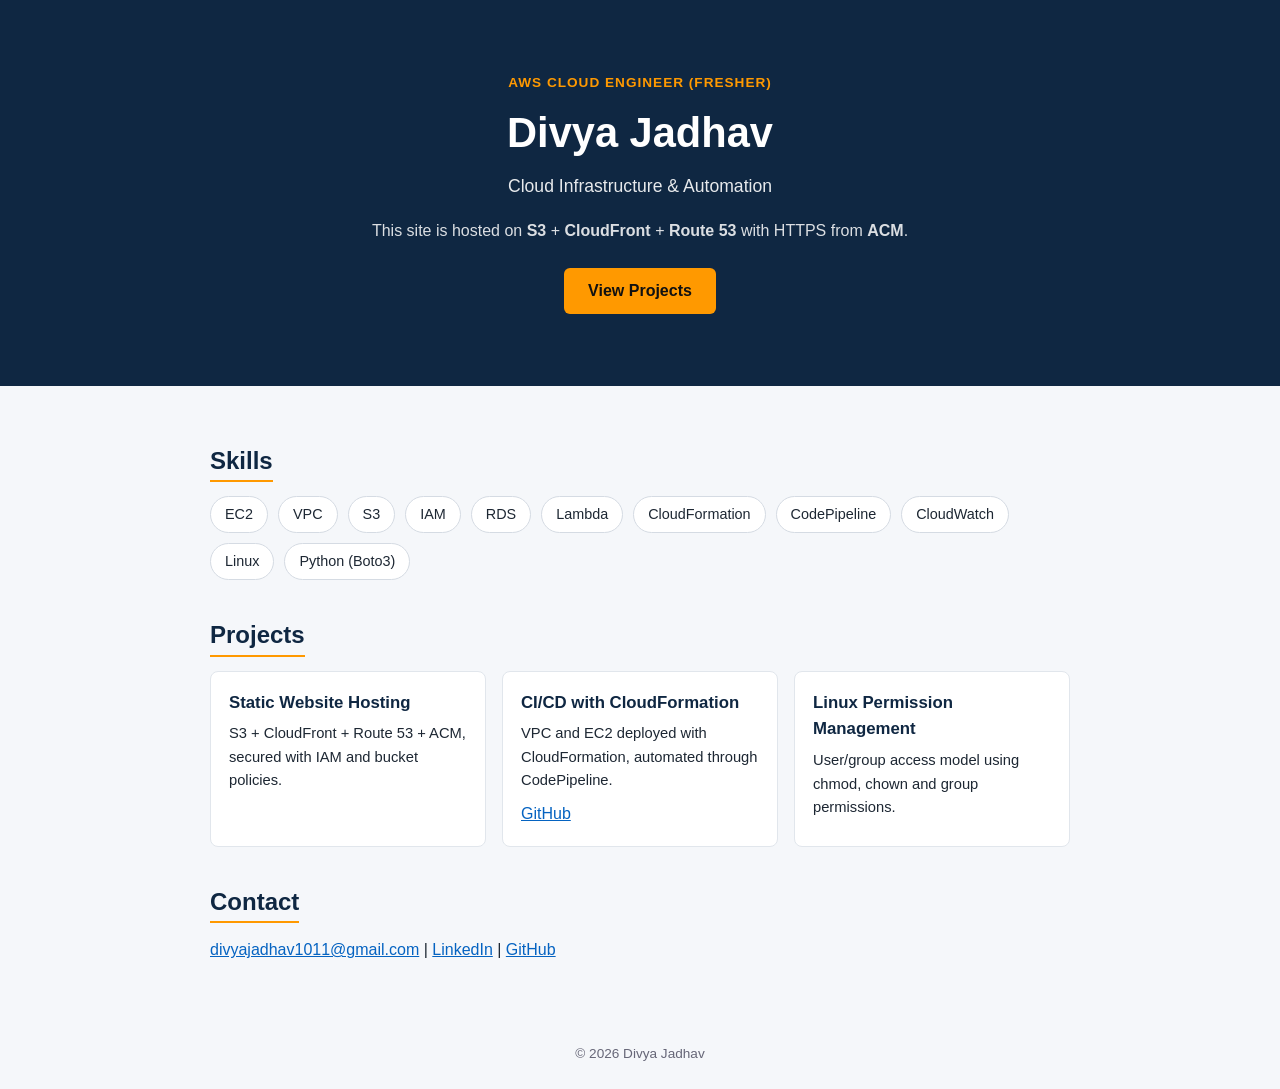
<file: index.html>
<!DOCTYPE html>
<html lang="en">
<head>
  <meta charset="UTF-8">
  <meta name="viewport" content="width=device-width, initial-scale=1">
  <title>Divya Jadhav | AWS Cloud Engineer</title>
  <meta name="description" content="Static website hosted on AWS using S3, CloudFront, Route 53 and ACM.">
  <link rel="icon" href="images/favicon.svg" type="image/svg+xml">
  <link rel="stylesheet" href="css/style.css">
</head>
<body>
  <header class="hero">
    <p class="tag">AWS Cloud Engineer (Fresher)</p>
    <h1>Divya Jadhav</h1>
    <p class="sub">Cloud Infrastructure &amp; Automation</p>
    <p class="host">This site is hosted on <strong>S3</strong> + <strong>CloudFront</strong> + <strong>Route 53</strong> with HTTPS from <strong>ACM</strong>.</p>
    <a class="btn" href="#projects">View Projects</a>
  </header>

  <main>
    <section id="skills">
      <h2>Skills</h2>
      <ul class="chips">
        <li>EC2</li><li>VPC</li><li>S3</li><li>IAM</li><li>RDS</li><li>Lambda</li>
        <li>CloudFormation</li><li>CodePipeline</li><li>CloudWatch</li><li>Linux</li><li>Python (Boto3)</li>
      </ul>
    </section>

    <section id="projects">
      <h2>Projects</h2>
      <div class="cards">
        <article class="card">
          <h3>Static Website Hosting</h3>
          <p>S3 + CloudFront + Route 53 + ACM, secured with IAM and bucket policies.</p>
        </article>
        <article class="card">
          <h3>CI/CD with CloudFormation</h3>
          <p>VPC and EC2 deployed with CloudFormation, automated through CodePipeline.</p>
          <a href="https://github.com/divyajadhav111-del/aws-cicd-codepipeline" target="_blank" rel="noopener">GitHub</a>
        </article>
        <article class="card">
          <h3>Linux Permission Management</h3>
          <p>User/group access model using chmod, chown and group permissions.</p>
        </article>
      </div>
    </section>

    <section id="contact">
      <h2>Contact</h2>
      <p>
        <a href="mailto:divyajadhav1011@gmail.com">divyajadhav1011@gmail.com</a> |
        <a href="https://www.linkedin.com/in/divya-jadhav-4555752a6/" target="_blank" rel="noopener">LinkedIn</a> |
        <a href="https://github.com/divyajadhav111-del" target="_blank" rel="noopener">GitHub</a>
      </p>
    </section>
  </main>

  <footer><p>&copy; <span id="year"></span> Divya Jadhav</p></footer>
  <script src="js/main.js"></script>
</body>
</html>
</file>
<file: css/style.css>
:root { --navy:#0f2742; --accent:#ff9900; --bg:#f5f7fa; --text:#1d2733; }
* { box-sizing:border-box; margin:0; padding:0; }
body { font-family:Arial, Helvetica, sans-serif; background:var(--bg); color:var(--text); line-height:1.6; }
a { color:#0563c1; }
.hero { background:var(--navy); color:#fff; text-align:center; padding:72px 20px; }
.hero h1 { font-size:2.6rem; margin:6px 0; }
.tag { color:var(--accent); font-weight:bold; letter-spacing:1px; text-transform:uppercase; font-size:.85rem; }
.sub { font-size:1.1rem; opacity:.9; }
.host { margin:18px auto 24px; max-width:560px; opacity:.85; }
.btn { display:inline-block; background:var(--accent); color:#111; padding:10px 24px; border-radius:6px; text-decoration:none; font-weight:bold; }
main { max-width:900px; margin:0 auto; padding:20px; }
section { margin:36px 0; }
h2 { color:var(--navy); margin-bottom:14px; border-bottom:2px solid var(--accent); display:inline-block; }
.chips { list-style:none; display:flex; flex-wrap:wrap; gap:10px; }
.chips li { background:#fff; border:1px solid #d5dbe3; padding:6px 14px; border-radius:20px; font-size:.9rem; }
.cards { display:grid; grid-template-columns:repeat(auto-fit,minmax(240px,1fr)); gap:16px; }
.card { background:#fff; padding:18px; border-radius:8px; border:1px solid #e1e6ec; }
.card h3 { margin-bottom:6px; color:var(--navy); font-size:1.05rem; }
.card p { font-size:.92rem; margin-bottom:8px; }
footer { text-align:center; padding:24px; color:#667; font-size:.85rem; }
</file>
